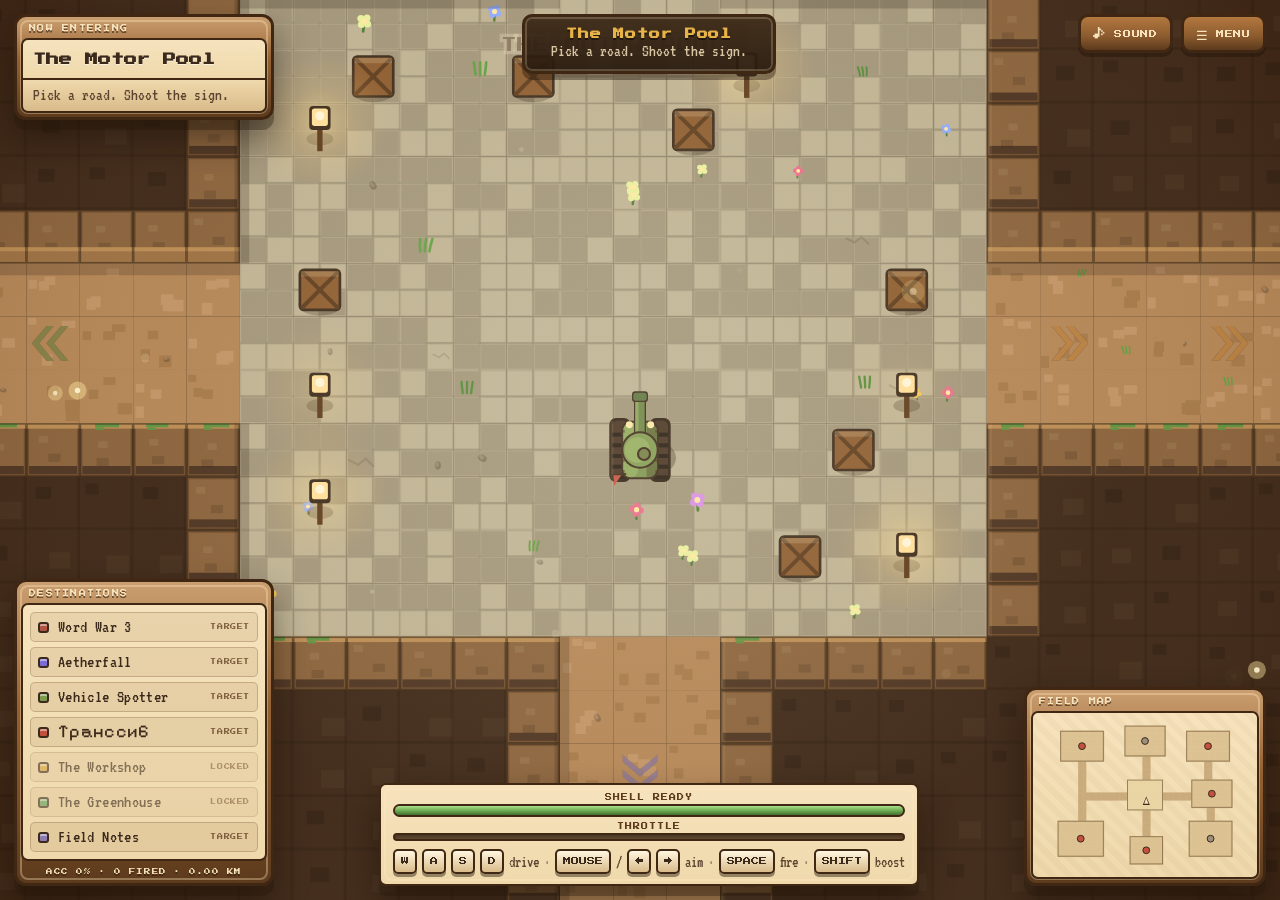
<file: index.html>
<!DOCTYPE html>
<html lang="en">
<head>
  <meta charset="UTF-8" />
  <meta name="viewport" content="width=device-width, initial-scale=1, maximum-scale=1, user-scalable=no" />
  <meta name="description" content="A tank you drive with WASD. Shoot the target in each room to open a page." />
  <meta name="theme-color" content="#8a5a2e" />
  <title>Garrison · drive, aim, breach</title>
  <link rel="preconnect" href="https://fonts.googleapis.com" />
  <link rel="preconnect" href="https://fonts.gstatic.com" crossorigin />
  <link href="https://fonts.googleapis.com/css2?family=Press+Start+2P&family=VT323&family=Pixelify+Sans&display=swap" rel="stylesheet" />
  <link rel="stylesheet" href="garrison/style.css?v=5" />
  <link rel="icon" href="data:image/svg+xml,<svg xmlns='http://www.w3.org/2000/svg' viewBox='0 0 16 16'><rect width='16' height='16' fill='%238a5a2e'/><rect x='2' y='7' width='9' height='5' fill='%237c9450'/><rect x='10' y='8' width='5' height='2' fill='%23f6e3bd'/><rect x='2' y='12' width='10' height='2' fill='%233b2a1b'/></svg>" />
</head>
<body>
  <canvas id="game" aria-label="Tank navigation map. Keyboard: W A S D to drive, arrow keys to aim, space to fire."></canvas>

  <!-- ================= HUD ================= -->
  <div id="ui">
    <div class="corner tl">
      <div class="panel room-panel">
        <span class="eyebrow">now entering</span>
        <h1 id="roomName">The Motor Pool</h1>
        <p id="roomBlurb">pick a road, shoot the sign</p>
      </div>
    </div>

    <div class="corner tr">
      <button id="muteBtn" class="chip" aria-pressed="true" title="Mute (M)">
        <span class="ico">♪</span><span class="lbl">sound</span>
      </button>
      <button id="menuBtn" class="chip" title="Menu (Esc)">
        <span class="ico">☰</span><span class="lbl">menu</span>
      </button>
    </div>

    <div class="corner bl">
      <div class="panel obj-panel">
        <span class="eyebrow">destinations</span>
        <ul id="objectives"></ul>
        <div id="statLine" class="statline">ACC 0% · 0 FIRED · 0.00 KM</div>
      </div>
    </div>

    <div class="corner br">
      <div class="panel map-panel">
        <span class="eyebrow">field map</span>
        <canvas id="minimap" width="216" height="156"></canvas>
      </div>
    </div>

    <div class="corner bc">
      <div class="panel gauge-panel">
        <div class="gauge">
          <span class="gauge-label" id="reloadLabel">SHELL READY</span>
          <div class="bar"><i id="reloadFill" class="fill ready"></i></div>
        </div>
        <div class="gauge small">
          <span class="gauge-label">THROTTLE</span>
          <div class="bar"><i id="speedFill" class="fill speed"></i></div>
        </div>
        <div class="touchhint">drag the left half to drive · touch the right half to aim &amp; fire</div>
        <div class="keyhint">
          <kbd>W</kbd><kbd>A</kbd><kbd>S</kbd><kbd>D</kbd> drive
          <span class="dot">·</span><kbd>MOUSE</kbd>/<kbd>←</kbd><kbd>→</kbd> aim
          <span class="dot">·</span><kbd>SPACE</kbd> fire
          <span class="dot">·</span><kbd>SHIFT</kbd> boost
        </div>
      </div>
    </div>

    <div id="toast"></div>
  </div>

  <!-- ================= PAUSE ================= -->
  <div id="pauseScreen" class="screen hidden">
    <div class="panel pause-panel">
      <h2>PAUSED</h2>
      <div class="pause-grid">
        <section>
          <h3>Direct links</h3>
          <ul class="link-list">
            <li><a href="/clockwords/">Word War 3</a></li>
            <li><a href="/wizardgame/">Aetherfall</a></li>
            <li><a href="/vehicle-spotter/">Vehicle Spotter</a></li>
            <li><a href="/russian-vocab/">Транссиб</a></li>
            <li><a href="/classic.html">Field Notes</a></li>
          </ul>
        </section>
        <section>
          <h3>Controls</h3>
          <ul class="ctl-list">
            <li><kbd>W</kbd><kbd>A</kbd><kbd>S</kbd><kbd>D</kbd><span>drive</span></li>
            <li><kbd>MOUSE</kbd><span>aim turret</span></li>
            <li><kbd>←</kbd><kbd>→</kbd><span>aim without a mouse</span></li>
            <li><kbd>SPACE</kbd><span>fire</span></li>
            <li><kbd>SHIFT</kbd><span>boost</span></li>
            <li><kbd>M</kbd><span>mute</span></li>
            <li><kbd>ESC</kbd><span>this menu</span></li>
          </ul>
        </section>
      </div>
      <button id="resumeBtn" class="wood-btn">BACK TO THE TANK</button>
      <p class="credit">
        Background art: <a href="https://commons.wikimedia.org/wiki/File:CV90120.jpg" target="_blank" rel="noopener">CV90120</a>
        by <a href="https://commons.wikimedia.org/wiki/User:Swadim" target="_blank" rel="noopener">Swadim</a>,
        <a href="https://creativecommons.org/licenses/by-sa/4.0/" target="_blank" rel="noopener">CC BY-SA 4.0</a>
      </p>
    </div>
  </div>

  <!-- ================= BREACH TRANSITION ================= -->
  <div id="transition">
    <div class="trans-inner">
      <div class="trans-ring"></div>
      <h2 id="transTitle">ROOM</h2>
      <p id="transSub">breaching…</p>
    </div>
  </div>

  <div id="bootFail" class="screen hidden">
    <div class="panel boot-panel">
      <h2>The tank would not start</h2>
      <p>Something went wrong loading the game. The pages are all still here:</p>
      <ul class="link-list">
        <li><a href="/clockwords/">Word War 3</a></li>
        <li><a href="/wizardgame/">Aetherfall</a></li>
        <li><a href="/vehicle-spotter/">Vehicle Spotter</a></li>
        <li><a href="/russian-vocab/">Транссиб</a></li>
        <li><a href="/classic.html">Field Notes</a></li>
      </ul>
      <p id="bootFailWhy" class="boot-why"></p>
    </div>
  </div>

  <script>
    // Classic script on purpose: this has to run even where the module never does.
    // Note: the flag is __garrison, not window.game - the canvas has id="game",
    // so window.game is truthy from named element access before any script runs.
    (function () {
      var shown = false, explained = false;

      function say(line) {
        var w = document.getElementById('bootFailWhy');
        if (!w || !line) { return; }
        w.style.whiteSpace = 'pre-wrap';
        w.textContent = (w.textContent ? w.textContent + '\n' : '') + String(line).slice(0, 200);
      }

      function fail(why) {
        if (!shown) {
          shown = true;
          var el = document.getElementById('bootFail');
          if (el) { el.classList.remove('hidden'); }
          say(why);
        }
        explain();
      }

      // Work out WHY it failed: is this server even serving the right js/ tree?
      function explain() {
        if (explained || !window.fetch) { return; }
        explained = true;
        fetch('garrison/render/renderer.js', { method: 'HEAD' }).then(function (r) {
          if (!r.ok) {
            say('garrison/render/renderer.js is missing (HTTP ' + r.status + '). Upload the ' +
                'whole garrison/ directory next to index.html.');
          }
        }).catch(function () { /* offline; the message above is enough */ });
      }

      // Capture phase as well: a script element that 404s fires its error
      // event on the element and never bubbles up to window.
      window.addEventListener('error', function (e) {
        if (window.__garrison) { return; }
        var t = e && e.target;
        if (t && t !== window && t.tagName) {
          // A resource failed. Only the game script is fatal - a blocked font
          // stylesheet or image is not, so do not cry wolf over those.
          if (t.tagName === 'SCRIPT') { fail('The game script did not load.'); }
          return;
        }
        fail(e && e.message);
      }, true);

      window.addEventListener('unhandledrejection', function (e) {
        if (!window.__garrison) { fail(e && e.reason && e.reason.message); }
      });

      setTimeout(function () {
        if (!window.__garrison) { fail('The game script did not start.'); }
      }, 3500);
    })();
  </script>

  <noscript>
    <div class="screen noscript-screen">
      <div class="panel">
        <h2>No JavaScript?</h2>
        <p>The tank needs it. Here are the plain links:</p>
        <ul class="link-list">
          <li><a href="/clockwords/">Word War 3</a></li>
          <li><a href="/wizardgame/">Aetherfall</a></li>
          <li><a href="/vehicle-spotter/">Vehicle Spotter</a></li>
          <li><a href="/russian-vocab/">Транссиб</a></li>
          <li><a href="/classic.html">Field Notes</a></li>
        </ul>
      </div>
    </div>
  </noscript>

  <script type="module" src="garrison/main.js?v=5"></script>
</body>
</html>
</file>
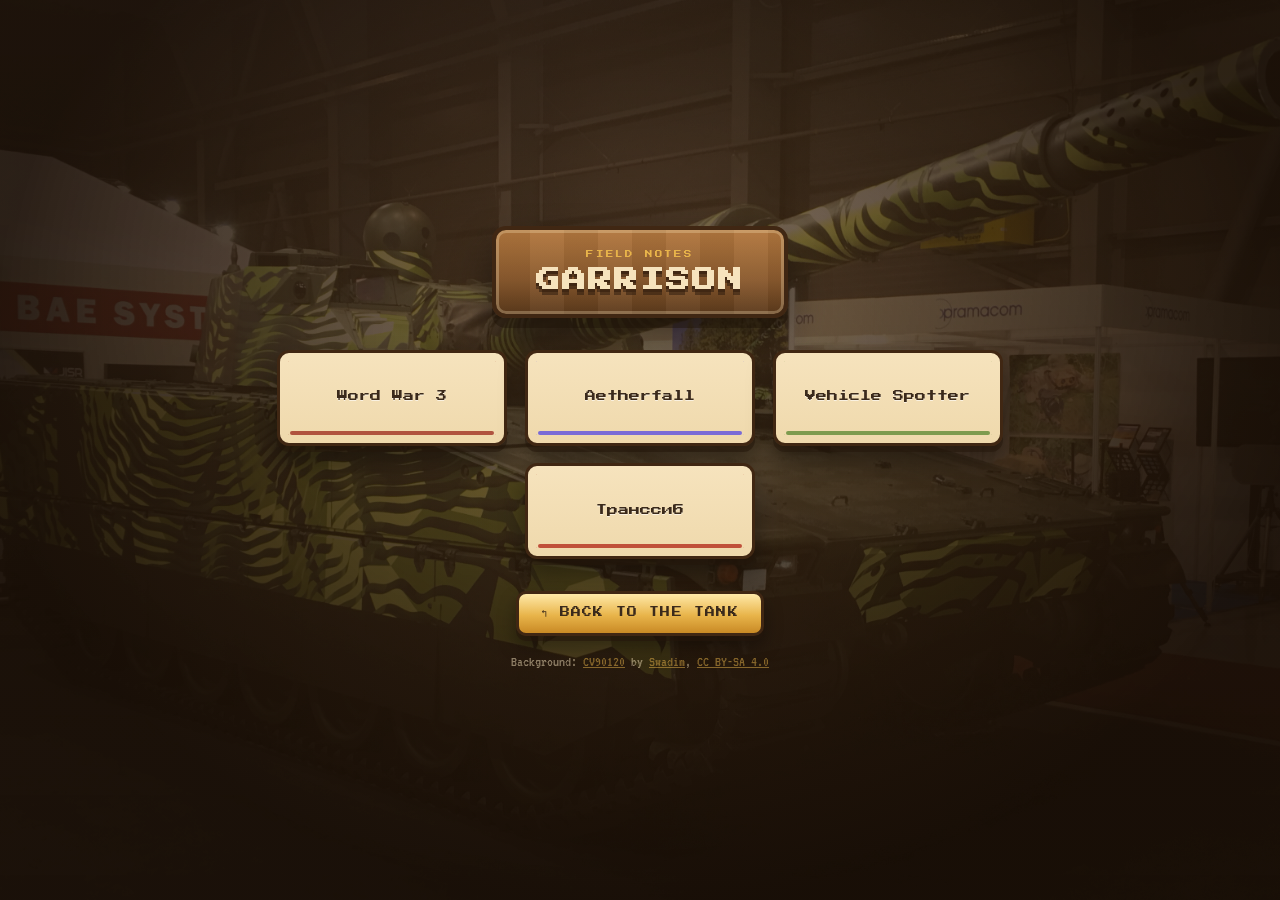
<file: classic.html>
<!DOCTYPE html>
<html lang="en">
<head>
  <meta charset="UTF-8" />
  <meta name="viewport" content="width=device-width, initial-scale=1" />
  <meta name="description" content="Plain list of the games. No tank required." />
  <meta name="theme-color" content="#8a5a2e" />
  <title>Field Notes · Garrison</title>
  <link rel="preconnect" href="https://fonts.googleapis.com" />
  <link rel="preconnect" href="https://fonts.gstatic.com" crossorigin />
  <link href="https://fonts.googleapis.com/css2?family=Press+Start+2P&family=VT323&family=Pixelify+Sans&display=swap" rel="stylesheet" />
  <link rel="icon" href="data:image/svg+xml,<svg xmlns='http://www.w3.org/2000/svg' viewBox='0 0 16 16'><rect width='16' height='16' fill='%238a5a2e'/><rect x='2' y='7' width='9' height='5' fill='%237c9450'/><rect x='10' y='8' width='5' height='2' fill='%23f6e3bd'/><rect x='2' y='12' width='10' height='2' fill='%233b2a1b'/></svg>" />
  <style>
    /* Self-contained on purpose: this page is also the fallback when the
       game will not load, so it must not depend on garrison/style.css. */
    :root {
      --ink: #3b2a1b;
      --cream: #f6e3bd;
      --cream-2: #efd9ac;
      --wood: #8a5a2e;
      --wood-lt: #b3783f;
      --wood-dk: #5c3a1c;
      --wood-dkr: #402713;
      --gold: #e8b44a;
      --font-pixel: 'Press Start 2P', ui-monospace, 'Courier New', monospace;
      --font-read: 'VT323', 'Pixelify Sans', ui-monospace, 'Courier New', monospace;
    }

    *, *::before, *::after { box-sizing: border-box; margin: 0; padding: 0; }

    body {
      min-height: 100vh;
      display: flex;
      flex-direction: column;
      align-items: center;
      justify-content: center;
      gap: 2rem;
      padding: 2.5rem 1.25rem;
      font-family: var(--font-read);
      font-size: 20px;
      color: var(--cream);
      background: #2b1d10 url('/bg.jpg') center/cover no-repeat fixed;
      -webkit-font-smoothing: none;
    }

    /* Warm the photo down to the same dusk the game renders in. */
    body::before {
      content: '';
      position: fixed;
      inset: 0;
      z-index: 0;
      background:
        radial-gradient(ellipse at 50% 40%, rgba(90, 58, 26, 0.35), rgba(24, 14, 6, 0.88) 72%),
        linear-gradient(180deg, rgba(120, 78, 36, 0.35), rgba(24, 14, 6, 0.7));
    }

    header, main, footer { position: relative; z-index: 1; }

    /* ---- title sign, same recipe as the game's wooden panels ---- */
    header {
      display: grid;
      justify-items: center;
      gap: 10px;
      padding: 20px 40px 22px;
      border-radius: 14px;
      border: 4px solid var(--wood-dkr);
      background:
        repeating-linear-gradient(90deg, rgba(0,0,0,0.05) 0 34px, rgba(255,255,255,0.03) 34px 68px),
        linear-gradient(180deg, var(--wood-lt), var(--wood) 60%, var(--wood-dk));
      box-shadow: 0 10px 0 rgba(30, 18, 8, 0.45), 0 22px 40px rgba(0, 0, 0, 0.45),
                  inset 0 0 0 3px rgba(255, 233, 190, 0.28);
    }

    header h1 {
      font-family: var(--font-pixel);
      font-size: clamp(15px, 4vw, 24px);
      letter-spacing: 0.08em;
      text-shadow: 0 3px 0 var(--wood-dkr), 0 6px 0 rgba(30, 18, 8, 0.45);
    }

    header span {
      font-family: var(--font-pixel);
      font-size: 7.5px;
      letter-spacing: 0.24em;
      text-transform: uppercase;
      color: var(--gold);
    }

    /* ---- cards: name only ---- */
    main {
      display: flex;
      flex-wrap: wrap;
      gap: 1.1rem;
      justify-content: center;
      max-width: 920px;
    }

    a.card {
      --accent: var(--gold);
      position: relative;
      display: grid;
      align-content: center;
      justify-items: center;
      width: 230px;
      min-height: 96px;
      padding: 22px 18px;
      border: 3px solid var(--wood-dkr);
      border-radius: 12px;
      background: linear-gradient(180deg, var(--cream), var(--cream-2));
      color: var(--ink);
      text-decoration: none;
      font-family: var(--font-pixel);
      font-size: 11px;
      line-height: 1.7;
      text-align: center;
      text-shadow: 0 1px 0 rgba(255, 255, 255, 0.6);
      box-shadow: 0 6px 0 rgba(37, 23, 11, 0.5), 0 14px 26px rgba(0, 0, 0, 0.4);
      transition: transform 0.1s ease, box-shadow 0.1s ease, filter 0.15s;
    }

    /* accent stripe + corner rivets, straight from the HUD panels */
    a.card::before {
      content: '';
      position: absolute;
      inset: auto 10px 8px;
      height: 4px;
      border-radius: 2px;
      background: var(--accent);
    }

    a.card::after {
      content: '';
      position: absolute;
      inset: 7px;
      border-radius: 6px;
      pointer-events: none;
      background:
        radial-gradient(circle at 0 0, var(--accent) 2.4px, transparent 2.6px),
        radial-gradient(circle at 100% 0, var(--accent) 2.4px, transparent 2.6px),
        radial-gradient(circle at 0 100%, var(--accent) 2.4px, transparent 2.6px),
        radial-gradient(circle at 100% 100%, var(--accent) 2.4px, transparent 2.6px);
    }

    a.card:hover, a.card:focus-visible {
      transform: translateY(-3px);
      box-shadow: 0 9px 0 rgba(37, 23, 11, 0.5), 0 18px 30px rgba(0, 0, 0, 0.45);
      filter: brightness(1.04);
      outline: none;
    }

    a.card:active {
      transform: translateY(4px);
      box-shadow: 0 1px 0 rgba(37, 23, 11, 0.5);
    }

    /* ---- footer ---- */
    footer { display: grid; justify-items: center; gap: 14px; text-align: center; }

    .back {
      font-family: var(--font-pixel);
      font-size: 10px;
      letter-spacing: 0.12em;
      color: var(--ink);
      text-decoration: none;
      padding: 13px 22px 14px;
      border: 3px solid var(--wood-dkr);
      border-radius: 10px;
      background: linear-gradient(180deg, #ffe9a8, var(--gold) 55%, #c98a25);
      box-shadow: 0 5px 0 rgba(37, 23, 11, 0.55), 0 10px 18px rgba(0, 0, 0, 0.35);
      transition: transform 0.08s, box-shadow 0.08s, filter 0.12s;
    }
    .back:hover { filter: brightness(1.06); }
    .back:active { transform: translateY(4px); box-shadow: 0 1px 0 rgba(37, 23, 11, 0.55); }

    .credit { font-size: 15px; color: var(--cream); opacity: 0.5; line-height: 1.6; }
    .credit a { color: var(--gold); }

    @media (max-width: 560px) {
      body { gap: 1.5rem; padding: 2rem 1rem; }
      header { padding: 16px 22px 18px; }
      a.card { width: 100%; max-width: 320px; min-height: 80px; }
    }

    @media (prefers-reduced-motion: reduce) {
      * { transition-duration: 0.01ms !important; }
    }
  </style>
</head>
<body>
  <header>
    <span>field notes</span>
    <h1>GARRISON</h1>
  </header>

  <main>
    <a class="card" href="/clockwords/" style="--accent:#b0533f">Word War 3</a>
    <a class="card" href="/wizardgame/" style="--accent:#7a6bd6">Aetherfall</a>
    <a class="card" href="/vehicle-spotter/" style="--accent:#7d9b4e">Vehicle Spotter</a>
    <a class="card" href="/russian-vocab/" style="--accent:#c0503a">Транссиб</a>
  </main>

  <footer>
    <a class="back" href="/">↰ BACK TO THE TANK</a>
    <p class="credit">
      Background: <a href="https://commons.wikimedia.org/wiki/File:CV90120.jpg" target="_blank" rel="noopener">CV90120</a>
      by <a href="https://commons.wikimedia.org/wiki/User:Swadim" target="_blank" rel="noopener">Swadim</a>,
      <a href="https://creativecommons.org/licenses/by-sa/4.0/" target="_blank" rel="noopener">CC BY-SA 4.0</a>
    </p>
  </footer>
</body>
</html>
</file>
<file: garrison/style.css>
/* ==========================================================================
   GARRISON — Stardew-flavoured wooden UI
   Palette lives in :root; every panel is built from the same layered-border
   recipe so new HUD pieces inherit the look for free.
   ========================================================================== */

:root {
  --ink: #3b2a1b;
  --ink-soft: #5c4430;
  --cream: #f6e3bd;
  --cream-2: #efd9ac;
  --cream-dk: #d9bb8a;
  --wood: #8a5a2e;
  --wood-lt: #b3783f;
  --wood-dk: #5c3a1c;
  --wood-dkr: #402713;
  --gold: #e8b44a;
  --red: #c4503f;
  --green: #6aa84f;
  --green-dk: #41702f;
  --purple: #8b7bc4;
  --sky: #8fd0e8;

  --panel-radius: 12px;
  --shadow-lg: 0 10px 0 rgba(37, 23, 11, 0.35), 0 18px 34px rgba(20, 12, 5, 0.45);
  --font-pixel: 'Press Start 2P', ui-monospace, 'Courier New', monospace;
  --font-read: 'VT323', 'Pixelify Sans', ui-monospace, 'Courier New', monospace;
}

* , *::before, *::after { box-sizing: border-box; margin: 0; padding: 0; }

html, body { height: 100%; overflow: hidden; }

body {
  background: #2b1d10;
  color: var(--cream);
  font-family: var(--font-read);
  font-size: 20px;
  -webkit-font-smoothing: none;
  cursor: crosshair;
}

#game {
  position: fixed;
  inset: 0;
  width: 100%;
  height: 100%;
  display: block;
  image-rendering: -webkit-optimize-contrast;
}

/* ------------------------------------------------------------------ panels */
.panel {
  position: relative;
  background:
    linear-gradient(180deg, rgba(255, 246, 225, 0.30), rgba(255, 246, 225, 0) 42%),
    linear-gradient(180deg, var(--wood-lt), var(--wood) 55%, var(--wood-dk));
  border: 3px solid var(--wood-dkr);
  border-radius: var(--panel-radius);
  padding: 4px;
  box-shadow: var(--shadow-lg);
}

.panel::before {
  content: '';
  position: absolute;
  inset: 3px;
  border-radius: calc(var(--panel-radius) - 4px);
  border: 2px solid rgba(255, 233, 190, 0.35);
  pointer-events: none;
}

/* corner rivets */
.panel::after {
  content: '';
  position: absolute;
  inset: 8px;
  border-radius: 6px;
  pointer-events: none;
  background:
    radial-gradient(circle at 0 0, var(--gold) 2.4px, transparent 2.6px),
    radial-gradient(circle at 100% 0, var(--gold) 2.4px, transparent 2.6px),
    radial-gradient(circle at 0 100%, var(--gold) 2.4px, transparent 2.6px),
    radial-gradient(circle at 100% 100%, var(--gold) 2.4px, transparent 2.6px);
}

.panel > * { position: relative; z-index: 1; }

.panel .inner,
.room-panel > div,
.obj-panel ul,
.gauge-panel,
.map-panel canvas {
  background: linear-gradient(180deg, var(--cream), var(--cream-2));
  border: 2px solid var(--wood-dkr);
  border-radius: 7px;
  color: var(--ink);
}

/* --------------------------------------------------------------------- HUD */
#ui {
  position: fixed;
  inset: 0;
  pointer-events: none;
  z-index: 10;
  padding: 14px;
  display: grid;
  grid-template-columns: auto 1fr auto;
  grid-template-rows: auto 1fr auto;
  gap: 10px;
  align-items: start;
}

#ui .corner { pointer-events: none; }
#ui .corner > * { pointer-events: auto; }
.tl { grid-column: 1; grid-row: 1; }
.tr { grid-column: 3; grid-row: 1; justify-self: end; display: flex; gap: 8px; }
.bl { grid-column: 1; grid-row: 3; align-self: end; }
.br { grid-column: 3; grid-row: 3; justify-self: end; align-self: end; }
.bc { grid-column: 2; grid-row: 3; justify-self: center; align-self: end; }

.eyebrow {
  display: block;
  font-family: var(--font-pixel);
  font-size: 7px;
  letter-spacing: 0.18em;
  text-transform: uppercase;
  color: var(--cream);
  text-shadow: 0 2px 0 rgba(40, 24, 12, 0.55);
  padding: 4px 8px 6px;
}

/* room readout */
.room-panel { min-width: 240px; max-width: 320px; }
.room-panel h1 {
  font-family: var(--font-pixel);
  font-size: 13px;
  line-height: 1.5;
  color: var(--ink);
  background: linear-gradient(180deg, var(--cream), var(--cream-2));
  border: 2px solid var(--wood-dkr);
  border-radius: 7px 7px 0 0;
  padding: 10px 10px 8px;
  text-shadow: 0 1px 0 rgba(255, 255, 255, 0.6);
}
.room-panel p {
  font-size: 17px;
  line-height: 1.15;
  color: var(--ink-soft);
  background: linear-gradient(180deg, var(--cream-2), var(--cream-dk));
  border: 2px solid var(--wood-dkr);
  border-top: 0;
  border-radius: 0 0 7px 7px;
  padding: 5px 10px 7px;
}

/* chips (mute / menu) */
.chip {
  font-family: var(--font-pixel);
  font-size: 8px;
  letter-spacing: 0.1em;
  display: inline-flex;
  align-items: center;
  gap: 7px;
  padding: 10px 12px;
  color: var(--cream);
  background: linear-gradient(180deg, var(--wood-lt), var(--wood) 60%, var(--wood-dk));
  border: 3px solid var(--wood-dkr);
  border-radius: 10px;
  box-shadow: 0 4px 0 rgba(37, 23, 11, 0.5);
  cursor: pointer;
  text-transform: uppercase;
  transition: transform 0.08s, box-shadow 0.08s, filter 0.12s;
}
.chip .ico { font-size: 13px; line-height: 1; }
.chip:hover { filter: brightness(1.08); }
.chip:active { transform: translateY(3px); box-shadow: 0 1px 0 rgba(37, 23, 11, 0.5); }
.chip.off { filter: grayscale(0.7) brightness(0.8); }
.chip.off .ico::after { content: '✕'; font-size: 9px; margin-left: 2px; }

/* objectives */
.obj-panel { width: 260px; }
.obj-panel ul { list-style: none; padding: 7px; display: grid; gap: 5px; }
.obj {
  display: grid;
  grid-template-columns: 12px 1fr auto;
  align-items: center;
  gap: 8px;
  font-size: 18px;
  line-height: 1;
  padding: 5px 7px;
  border-radius: 5px;
  background: rgba(140, 96, 48, 0.12);
  border: 1px solid rgba(92, 58, 28, 0.25);
  cursor: pointer;
  transition: background 0.12s, transform 0.12s;
}
.obj:hover { background: rgba(140, 96, 48, 0.26); transform: translateX(2px); }
.obj .pip {
  width: 11px; height: 11px; border-radius: 3px;
  background: var(--pip, var(--gold));
  border: 2px solid var(--ink);
  box-shadow: inset 0 2px 0 rgba(255, 255, 255, 0.45);
}
.obj .obj-name { color: var(--ink); letter-spacing: 0.02em; }
.obj .obj-state {
  font-family: var(--font-pixel);
  font-size: 6px;
  letter-spacing: 0.1em;
  text-transform: uppercase;
  color: var(--wood-dk);
  opacity: 0.75;
}
.obj.visited .obj-state { color: var(--green-dk); }
.obj.locked { opacity: 0.6; cursor: default; }
.obj.locked:hover { transform: none; }
.obj.open { background: rgba(106, 168, 79, 0.28); }
.obj.open .obj-state { color: var(--green-dk); }

.statline {
  font-family: var(--font-pixel);
  font-size: 6.5px;
  letter-spacing: 0.08em;
  color: var(--cream);
  text-shadow: 0 2px 0 rgba(40, 24, 12, 0.5);
  padding: 7px 8px 4px;
  text-align: center;
}

/* gauges */
.gauge-panel {
  padding: 9px 12px 10px;
  display: grid;
  gap: 6px;
  justify-items: center;
  min-width: 380px;
}
.gauge { display: grid; gap: 3px; justify-items: center; width: 100%; }
.gauge-label {
  font-family: var(--font-pixel);
  font-size: 7px;
  letter-spacing: 0.14em;
  color: var(--wood-dk);
}
.bar {
  width: 100%;
  height: 13px;
  background: #6d5336;
  border: 2px solid var(--wood-dkr);
  border-radius: 7px;
  overflow: hidden;
  box-shadow: inset 0 2px 4px rgba(0, 0, 0, 0.4);
}
.gauge.small .bar { height: 8px; }
.fill {
  display: block;
  height: 100%;
  width: 100%;
  transform-origin: left center;
  transform: scaleX(0);
  background: linear-gradient(180deg, #f0d27a, var(--gold) 55%, #c98a25);
  transition: transform 0.05s linear;
}
.fill.ready { background: linear-gradient(180deg, #a9e08a, var(--green) 55%, var(--green-dk)); }
.fill.speed { background: linear-gradient(180deg, #ffbf8a, #e2794a 60%, #a44e28); }

.keyhint {
  font-size: 16px;
  color: var(--ink-soft);
  display: flex;
  align-items: center;
  gap: 5px;
  flex-wrap: wrap;
  justify-content: center;
  margin-top: 2px;
}
.keyhint .dot { opacity: 0.5; }

.touchhint {
  display: none;
  font-size: 15px;
  line-height: 1.2;
  text-align: center;
  color: var(--ink-soft);
  padding-top: 2px;
}
@media (pointer: coarse) {
  .touchhint { display: block; }
}

kbd {
  font-family: var(--font-pixel);
  font-size: 8px;
  display: inline-grid;
  place-items: center;
  min-width: 22px;
  padding: 6px 6px 7px;
  color: var(--ink);
  background: linear-gradient(180deg, #fff6e0, var(--cream-dk));
  border: 2px solid var(--wood-dkr);
  border-radius: 5px;
  box-shadow: 0 3px 0 rgba(37, 23, 11, 0.45);
  line-height: 1;
}
kbd.wide { min-width: 62px; }

/* map */
.map-panel canvas {
  display: block;
  padding: 4px;
  background:
    repeating-linear-gradient(45deg, rgba(160,120,70,0.06) 0 6px, transparent 6px 12px),
    linear-gradient(180deg, var(--cream), var(--cream-2));
  image-rendering: pixelated;
}

/* toast */
#toast {
  grid-column: 2;
  grid-row: 1;
  justify-self: center;
  max-width: min(560px, 84vw);
  text-align: center;
  pointer-events: none;
  display: grid;
  justify-items: center;
  gap: 2px;
  padding: 12px 26px;
  border-radius: 10px;
  background: linear-gradient(180deg, rgba(60, 40, 22, 0.94), rgba(40, 26, 14, 0.94));
  border: 3px solid var(--wood-dkr);
  box-shadow: 0 6px 0 rgba(30, 18, 8, 0.4), inset 0 0 0 2px rgba(246, 227, 189, 0.22);
  opacity: 0;
  transform: translateY(-18px) scale(0.96);
  transition: opacity 0.25s ease, transform 0.25s cubic-bezier(0.2, 1.4, 0.5, 1);
}
#toast.show { opacity: 1; transform: translateY(0) scale(1); }
#toast strong {
  font-family: var(--font-pixel);
  font-size: 11px;
  letter-spacing: 0.08em;
  color: var(--gold);
  text-shadow: 0 2px 0 rgba(0, 0, 0, 0.45);
}
#toast em { font-style: normal; font-size: 17px; color: var(--cream); opacity: 0.85; }

/* ----------------------------------------------------------------- screens */
.screen {
  position: fixed;
  inset: 0;
  z-index: 40;
  display: grid;
  place-content: center;
  justify-items: center;
  gap: 26px;
  padding: 24px;
  background:
    radial-gradient(ellipse at 50% 35%, rgba(60, 38, 18, 0.55), rgba(24, 14, 6, 0.9) 70%),
    repeating-linear-gradient(0deg, rgba(0,0,0,0.12) 0 2px, transparent 2px 4px);
  backdrop-filter: blur(3px);
  transition: opacity 0.4s ease, visibility 0.4s;
  overflow: auto;
}
.screen.hidden { opacity: 0; visibility: hidden; }

.wood-btn {
  /* a <button> is inline-block, so auto margins only centre it once it is a block */
  display: block;
  justify-self: center;
  font-family: var(--font-pixel);
  font-size: 11px;
  letter-spacing: 0.12em;
  color: var(--ink);
  background: linear-gradient(180deg, #ffe9a8, var(--gold) 55%, #c98a25);
  border: 3px solid var(--wood-dkr);
  border-radius: 10px;
  padding: 15px 26px 16px;
  margin: 16px auto 4px;
  cursor: pointer;
  box-shadow: 0 6px 0 rgba(37, 23, 11, 0.55), 0 12px 20px rgba(0, 0, 0, 0.35);
  transition: transform 0.08s, box-shadow 0.08s, filter 0.12s;
  animation: pulse 2.4s ease-in-out infinite;
}
.wood-btn:hover { filter: brightness(1.06); }
.wood-btn:active {
  transform: translateY(5px);
  box-shadow: 0 1px 0 rgba(37, 23, 11, 0.55);
  animation: none;
}
@keyframes pulse {
  0%, 100% { box-shadow: 0 6px 0 rgba(37,23,11,0.55), 0 12px 20px rgba(0,0,0,0.35); }
  50% { box-shadow: 0 6px 0 rgba(37,23,11,0.55), 0 12px 30px rgba(232, 180, 74, 0.45); }
}

/* pause */
.pause-panel { width: min(760px, 94vw); padding: 6px; }
.pause-panel h2 {
  font-family: var(--font-pixel);
  font-size: 18px;
  letter-spacing: 0.2em;
  text-align: center;
  color: var(--cream);
  text-shadow: 0 3px 0 var(--wood-dkr);
  padding: 18px 0 14px;
}
.pause-grid {
  display: grid;
  grid-template-columns: repeat(auto-fit, minmax(240px, 1fr));
  gap: 12px;
  padding: 0 14px;
}
.pause-grid section {
  background: linear-gradient(180deg, var(--cream), var(--cream-2));
  border: 2px solid var(--wood-dkr);
  border-radius: 8px;
  padding: 12px 14px 14px;
}
.pause-grid h3 {
  font-family: var(--font-pixel);
  font-size: 8px;
  letter-spacing: 0.16em;
  text-transform: uppercase;
  color: var(--wood-dk);
  padding-bottom: 9px;
}
.link-list, .ctl-list { list-style: none; display: grid; gap: 7px; }
.link-list li {
  display: grid;
  gap: 1px;
  padding: 9px 10px;
  border-radius: 6px;
  background: rgba(140, 96, 48, 0.12);
  border: 1px solid rgba(92, 58, 28, 0.22);
}
.link-list a {
  font-family: var(--font-pixel);
  font-size: 10px;
  line-height: 1.5;
  color: var(--wood-dk);
  text-decoration: none;
}
.link-list a:hover { color: var(--red); }
.link-list em { font-style: normal; font-size: 16px; color: var(--ink-soft); opacity: 0.8; }
.ctl-list li { display: flex; align-items: center; gap: 5px; color: var(--ink); font-size: 17px; }
.ctl-list li span { margin-left: 6px; opacity: 0.8; }
.credit {
  text-align: center;
  font-size: 15px;
  color: var(--cream);
  opacity: 0.55;
  padding: 4px 16px 16px;
}
.credit a { color: var(--gold); }

/* breach transition */
#transition {
  position: fixed;
  inset: 0;
  z-index: 60;
  display: grid;
  place-items: center;
  pointer-events: none;
  opacity: 0;
  background: radial-gradient(circle at 50% 50%, rgba(232, 180, 74, 0.16), rgba(24, 14, 6, 0.97) 60%);
  transition: opacity 0.45s ease;
}
#transition.show { opacity: 1; }
.trans-inner { display: grid; justify-items: center; gap: 10px; text-align: center; }
.trans-ring {
  width: 92px; height: 92px;
  border-radius: 50%;
  border: 6px solid var(--gold);
  border-top-color: transparent;
  border-right-color: rgba(232, 180, 74, 0.35);
  margin-bottom: 8px;
  animation: spin 0.9s linear infinite;
  box-shadow: 0 0 34px rgba(232, 180, 74, 0.4);
}
@keyframes spin { to { transform: rotate(360deg); } }
#transTitle {
  font-family: var(--font-pixel);
  font-size: clamp(16px, 4vw, 28px);
  color: var(--cream);
  letter-spacing: 0.08em;
  text-shadow: 0 3px 0 var(--wood-dkr);
}
#transSub {
  font-family: var(--font-pixel);
  font-size: 9px;
  letter-spacing: 0.3em;
  color: var(--gold);
  text-transform: uppercase;
}

/* boot failsafe + noscript */
.boot-panel, .noscript-screen .panel {
  width: min(460px, 94vw);
  padding: 22px 24px 24px;
  display: grid;
  gap: 12px;
}
.boot-panel h2 {
  font-family: var(--font-pixel);
  font-size: 13px;
  line-height: 1.5;
  color: var(--cream);
  text-shadow: 0 3px 0 var(--wood-dkr);
}
.boot-panel p { font-size: 18px; color: var(--cream); opacity: 0.9; }
.boot-panel .link-list { padding-top: 2px; }
.boot-why {
  font-size: 15px;
  opacity: 0.5 !important;
  border-top: 1px solid rgba(246, 227, 189, 0.2);
  padding-top: 8px;
}

/* noscript */
.noscript-screen .panel { padding: 24px 28px; display: grid; gap: 12px; }
.noscript-screen h2 { font-family: var(--font-pixel); font-size: 14px; }

/* ------------------------------------------------------------- responsive */
@media (max-width: 1080px) {
  .obj-panel { width: 210px; }
  .gauge-panel { min-width: 260px; }
  .keyhint { font-size: 14px; }
}

@media (max-width: 760px) {
  #ui {
    padding: 8px;
    gap: 6px;
    grid-template-columns: minmax(0, 1fr) auto;
    grid-template-rows: auto 1fr auto;
  }
  .tl { grid-column: 1; grid-row: 1; min-width: 0; }
  .tr { grid-column: 2; grid-row: 1; }
  .bl, .br { display: none; }
  #toast { grid-column: 1 / -1; grid-row: 2; align-self: start; max-width: 92vw; }
  .bc { grid-column: 1 / -1; grid-row: 3; justify-self: stretch; }

  .room-panel { min-width: 0; max-width: 100%; }
  .room-panel h1 { font-size: 9px; line-height: 1.4; padding: 8px 8px 6px; }
  .room-panel p {
    font-size: 14px;
    padding: 4px 8px 6px;
    display: -webkit-box;
    -webkit-line-clamp: 2;
    -webkit-box-orient: vertical;
    overflow: hidden;
  }

  .gauge-panel { min-width: 0; width: 100%; padding: 7px 10px 8px; }
  .keyhint { display: none; }
  .chip { padding: 9px 10px; }
  .chip .lbl { display: none; }

  #toast strong { font-size: 9px; }
  #toast em { font-size: 15px; }

  .screen { gap: 16px; padding: 16px 10px; place-content: start center; padding-top: 5vh; }
  .pause-panel { width: 96vw; }
}

@media (prefers-reduced-motion: reduce) {
  .wood-btn, .trans-ring { animation: none !important; }
  * { transition-duration: 0.01ms !important; }
}

.switch-note {
  text-align: center;
  font-size: 15px;
  color: var(--ink-soft);
  opacity: 0.85;
  padding: 10px 4px 0;
}
.switch-note a { color: var(--wood-dk); text-decoration: none; border-bottom: 1px dotted currentColor; }
.switch-note a:hover { color: var(--red); }
</file>
